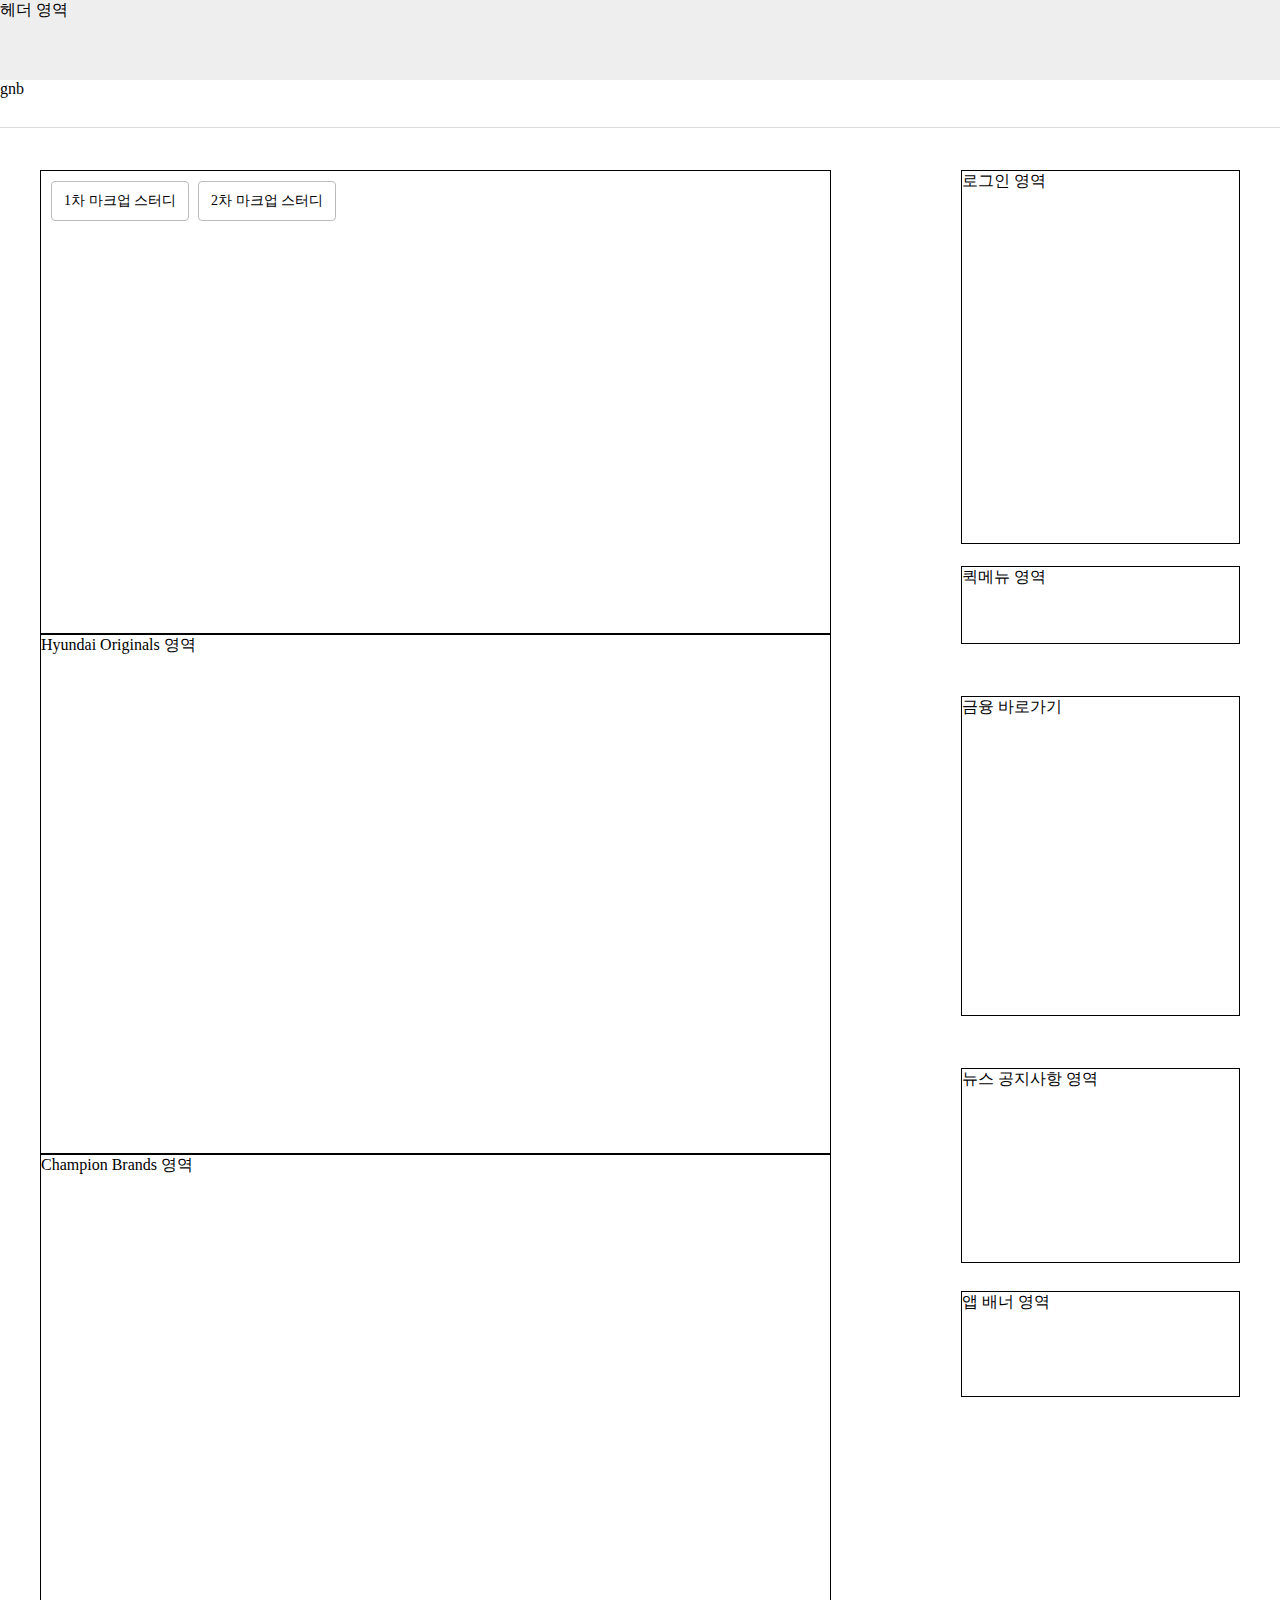
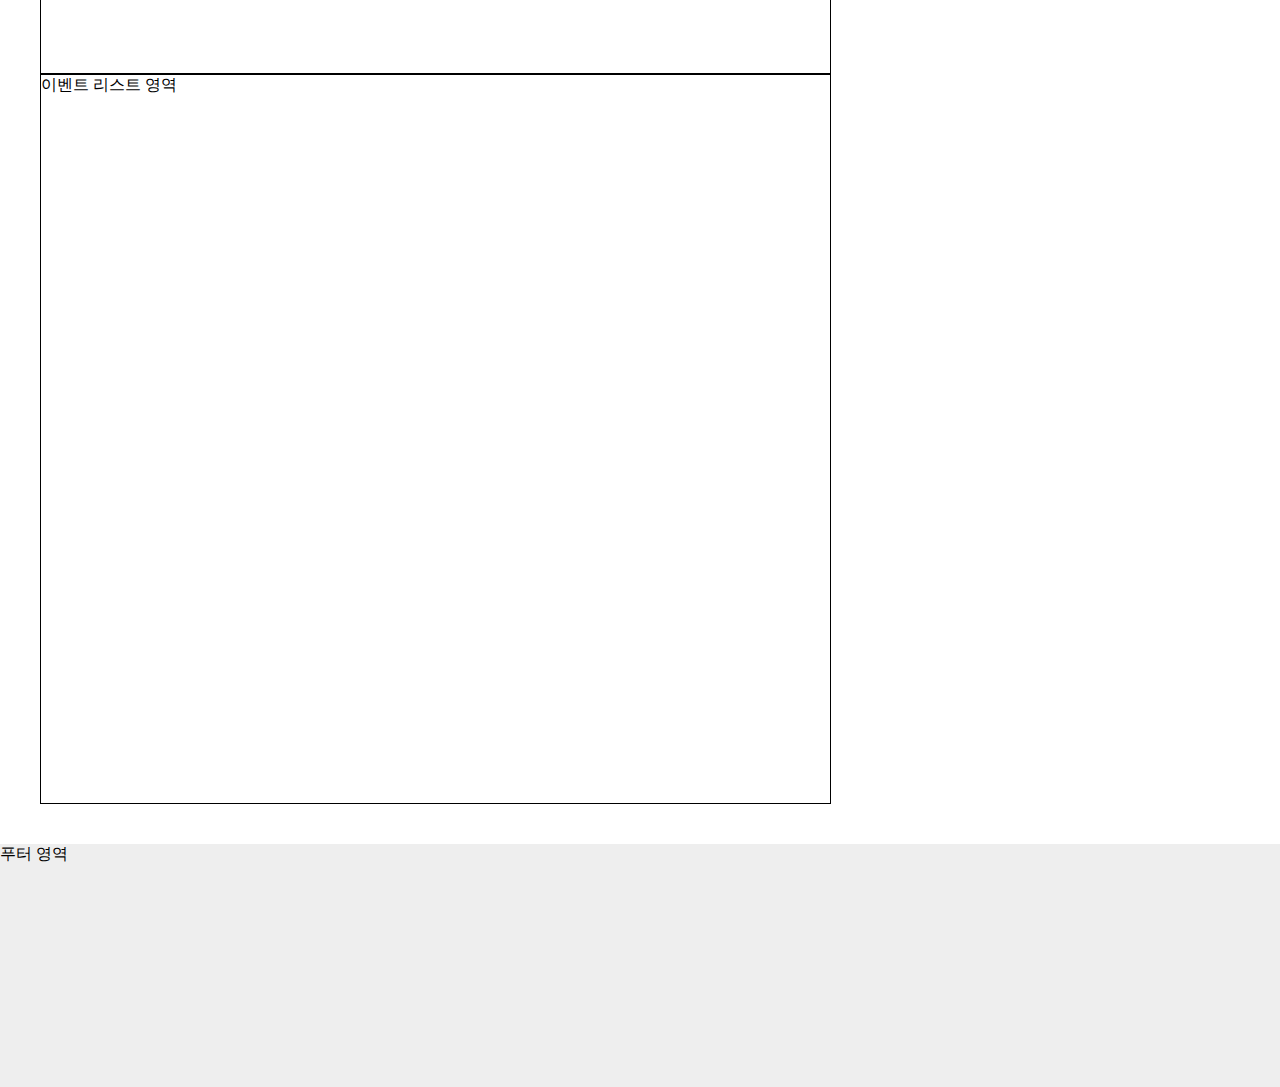
<file: hyundaiCard/index.html>
<!DOCTYPE html>
<html lang="ko">

<head>
	<meta charset="UTF-8">
	<meta http-equiv="X-UA-Compatible" content="IE=edge">
	<meta name="viewport" content="width=device-width, initial-scale=1.0">
	<title>현대카드</title>

	<link rel="stylesheet" href="../resources/scss/css/hyundaiCard.css">
	<script src="../resources/js/jquery-3.6.0.min.js"></script>
	<script src="../resources/js/hyundaiCard.js"></script>
</head>

<body>
	<div class="body_wrap">
		<header class="header"></header>

		<div class="content">
			<div class="container">
				<!-- left 컨텐츠 -->
				<section class="leftContent">
					<div class="banner">
						<span class="link_btn"><a href="../hyundaiCard/CPHMA0101_01.hc.html">1차 마크업 스터디</a></span>
						<span class="link_btn"><a href="../hyundaiCard/CPUUG0101_01.hc.html">2차 마크업 스터디</a></span>
					</div>
					<div class="cardOrigin">Hyundai Originals 영역</div>
					<div class="cardBrands">Champion Brands 영역</div>
					<div class="eventList">이벤트 리스트 영역</div>
				</section>

				<!-- right 컨텐츠 -->
				<section class="rightContent">
					<div class="loginWrap">로그인 영역</div>
					<div class="quickMenu">퀵메뉴 영역</div>
					<div class="infoList">금융 바로가기</div>
					<div class="notice">뉴스 공지사항 영역</div>
					<div class="appBanner">앱 배너 영역</div>
				</section>
			</div>
		</div>

		<footer class="footer"></footer>
	</div>
</body>

</html>
</file>
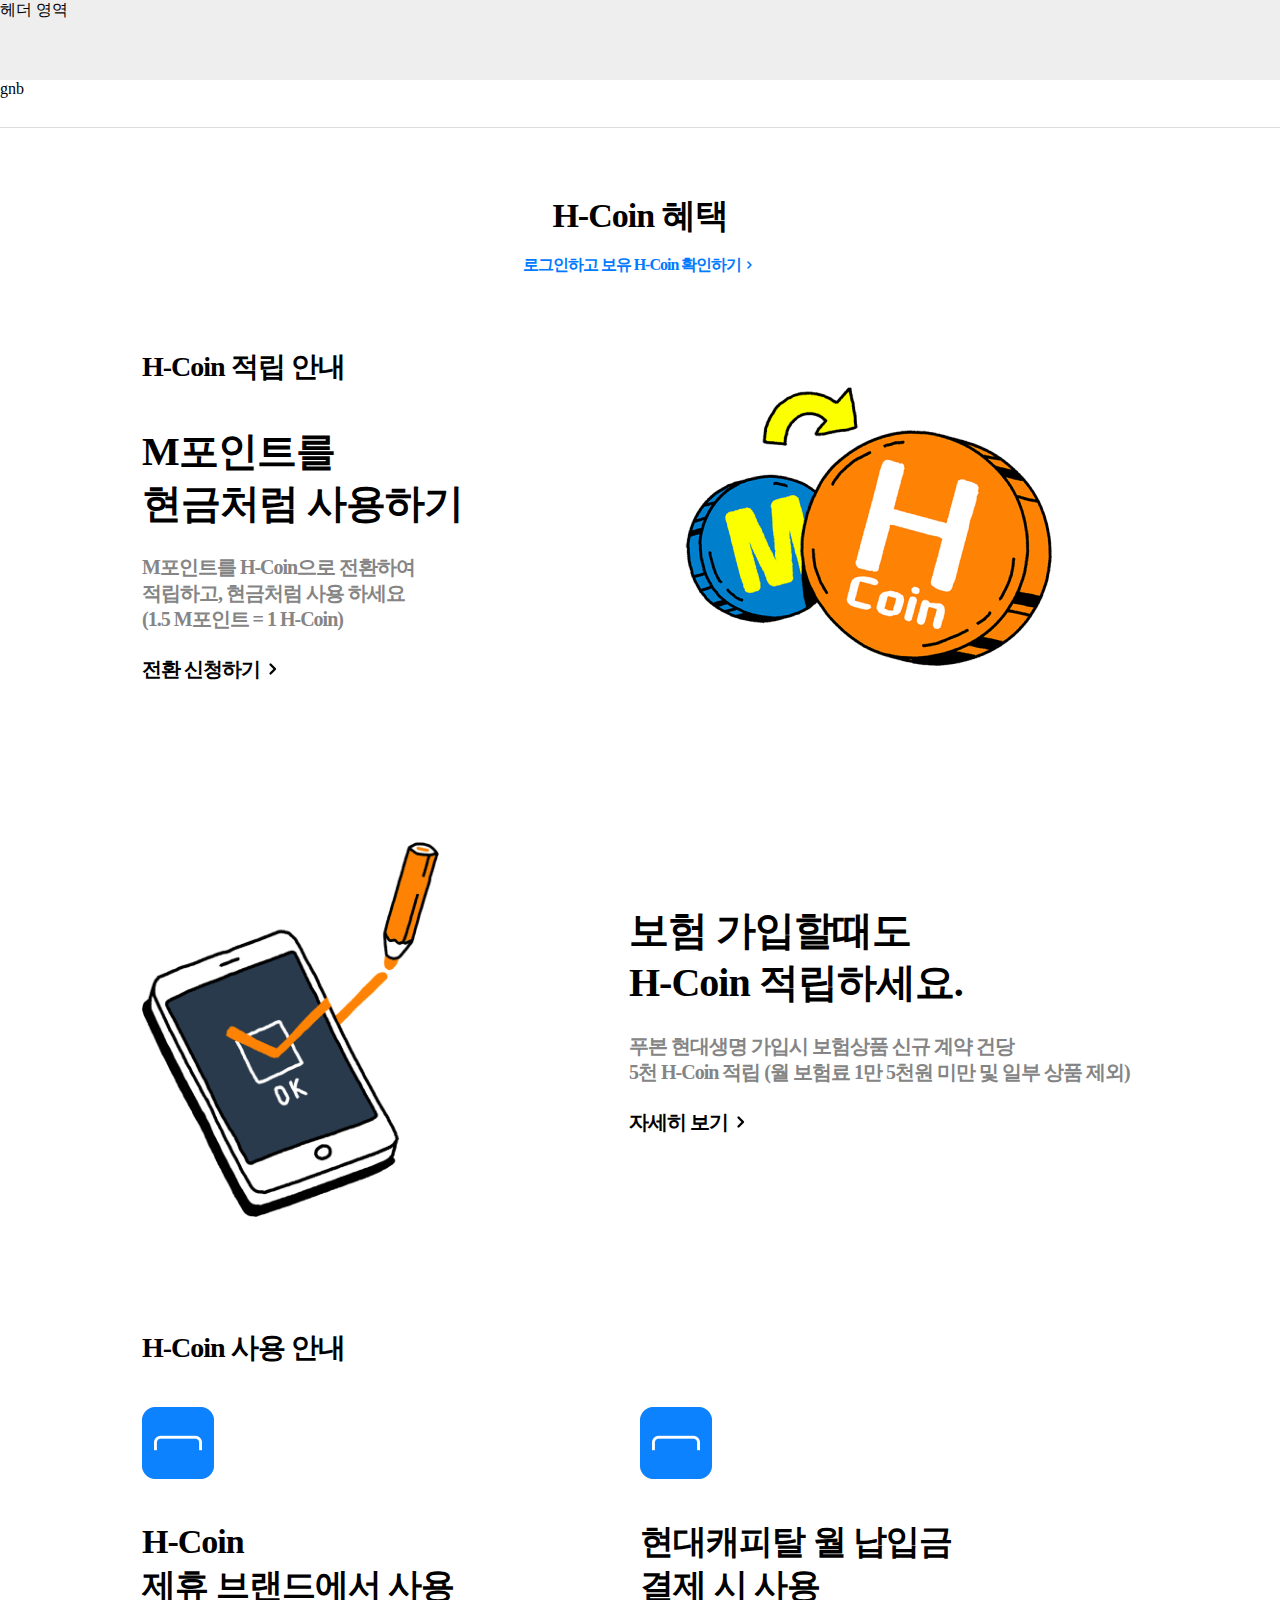
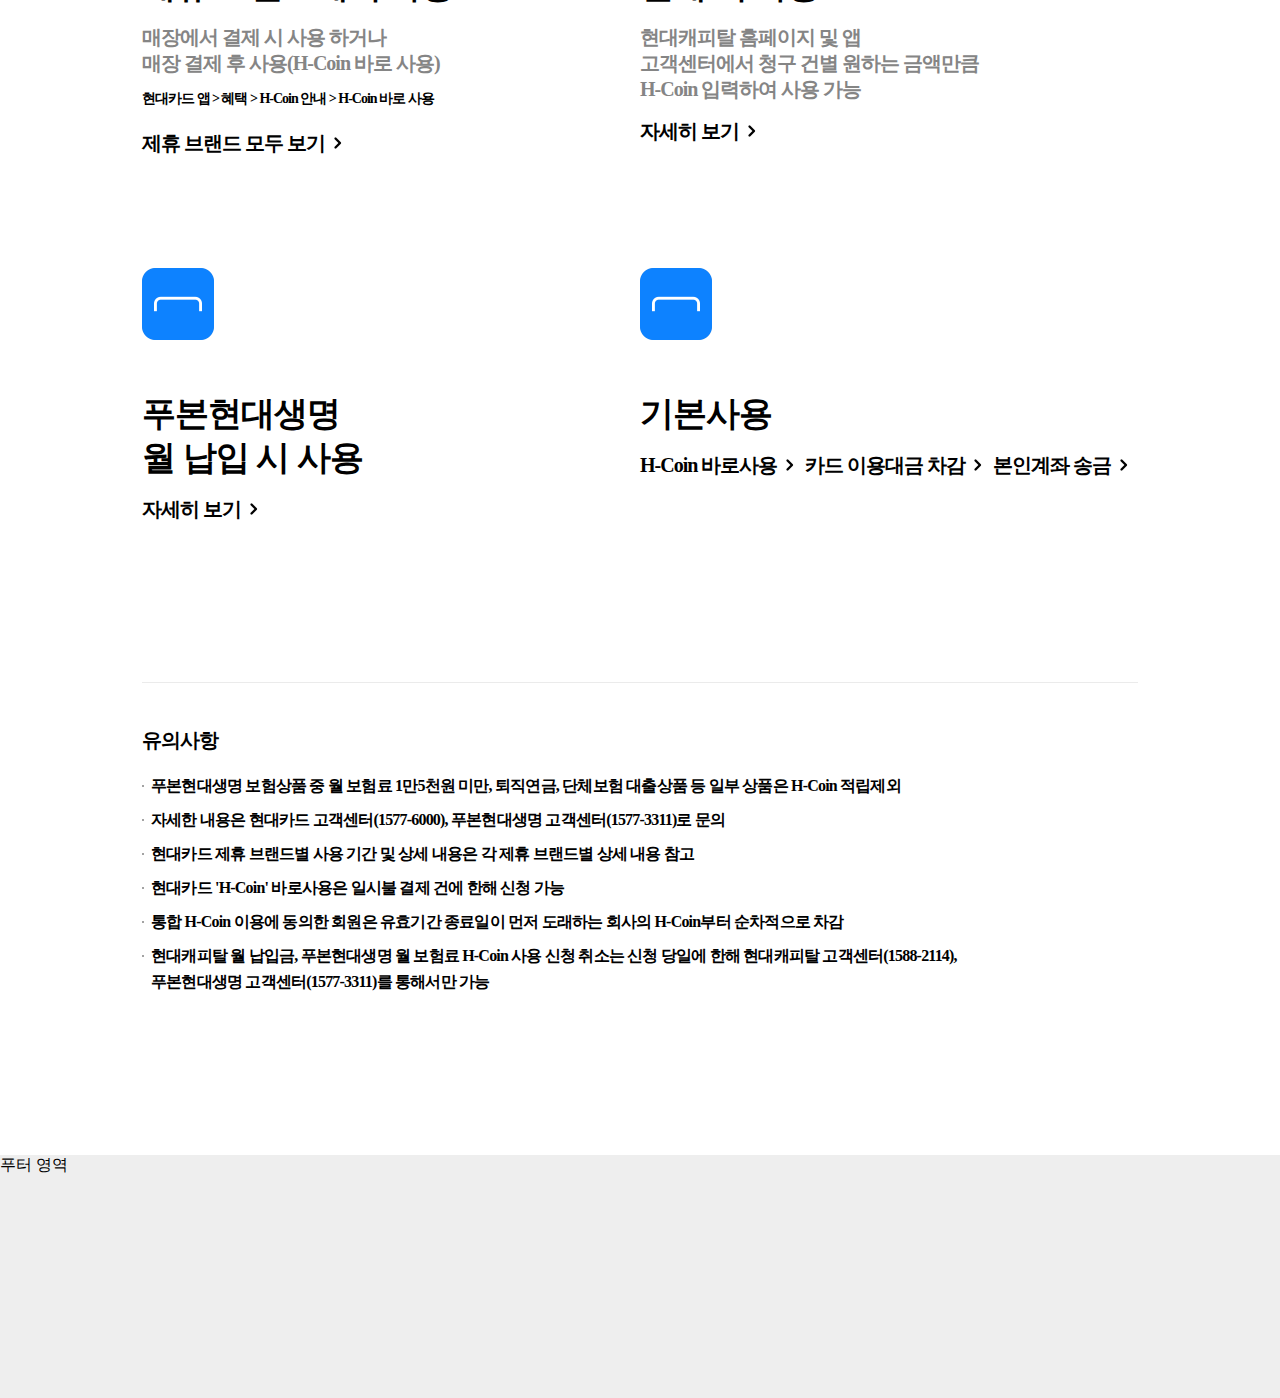
<file: hyundaiCard/CPHMA0101_01.hc.html>
<!DOCTYPE html>
<html lang="ko">

<head>
	<meta charset="UTF-8">
	<meta http-equiv="X-UA-Compatible" content="IE=edge">
	<meta name="viewport" content="width=device-width, initial-scale=1.0">
	<title>현대카드 H-Coin 혜택</title>

	<link rel="stylesheet" href="../resources/scss/css/hyundaiCard.css">
	<script src="../resources/js/jquery-3.6.0.min.js"></script>
	<script src="../resources/js/hyundaiCard.js"></script>
</head>

<body>
	<div class="body_wrap">
		<header class="header"></header>

		<!-- 컨텐츠 시작 -->
		<div class="h_coin">
			<h2>H-Coin 혜택</h2>
			<p class="blue_link"><a href="#;">로그인하고 보유 H-Coin 확인하기</a></p>

			<div class="section first_section">
				<h3>H-Coin 적립 안내</h3>
				<div class="container txt_left">
					<h4>M포인트를<br>현금처럼 사용하기</h4>
					<p class="txt_gray">M포인트를 H-Coin으로 전환하여<br>적립하고, 현금처럼 사용 하세요<br>(1.5 M포인트 = 1 H-Coin)</p>
					<span class="black_link"><a href="#;">전환 신청하기</a></span>
				</div>
				<div class="container txt_right">
					<h4>보험 가입할때도<br>H-Coin 적립하세요.</h4>
					<p class="txt_gray">푸본 현대생명 가입시 보험상품 신규 계약 건당<br>5천 H-Coin 적립 (월 보험료 1만 5천원 미만 및 일부 상품 제외)</p>
					<span class="black_link"><a href="#;">자세히 보기</a></span>
				</div>
			</div>

			<div class="section info_guide">
				<h3>H-Coin 사용 안내</h3>
				<div class="container">
					<ul class="guide_list">
						<li>
							<strong>H-Coin<br>제휴 브랜드에서 사용</strong>
							<p class="txt_gray">매장에서 결제 시 사용 하거나<br>매장 결제 후 사용(H-Coin 바로 사용)</p>
							<span class="txt_support">현대카드 앱 &gt; 혜택 &gt; H-Coin 안내 &gt; H-Coin 바로 사용</span>
							<span class="black_link"><a href="#;">제휴 브랜드 모두 보기</a></span>
						</li>
						<li>
							<strong>현대캐피탈 월 납입금<br>결제 시 사용</strong>
							<p class="txt_gray">현대캐피탈 홈페이지 및 앱<br>고객센터에서 청구 건별 원하는 금액만큼<br>H-Coin 입력하여 사용 가능</p>
							<span class="black_link"><a href="#;">자세히 보기</a></span>
						</li>
						<li>
							<strong>푸본현대생명<br>월 납입 시 사용</strong>
							<span class="black_link"><a href="#;">자세히 보기</a></span>
						</li>
						<li>
							<strong>기본사용</strong>
							<span class="black_link"><a href="#;">H-Coin 바로사용</a></span>
							<span class="black_link"><a href="#;">카드 이용대금 차감</a></span>
							<span class="black_link"><a href="#;">본인계좌 송금</a></span>
						</li>
					</ul>
				</div>
			</div>

			<div class="section notice">
				<h3>유의사항</h3>
				<ul>
					<li>푸본현대생명 보험상품 중 월 보험료 1만5천원 미만, 퇴직연금, 단체보험 대출상품 등 일부 상품은 H-Coin 적립제외</li>
					<li>자세한 내용은 현대카드 고객센터(1577-6000), 푸본현대생명 고객센터(1577-3311)로 문의</li>
					<li>현대카드 제휴 브랜드별 사용 기간 및 상세 내용은 각 제휴 브랜드별 상세 내용 참고</li>
					<li>현대카드 'H-Coin' 바로사용은 일시불 결제 건에 한해 신청 가능</li>
					<li>통합 H-Coin 이용에 동의한 회원은 유효기간 종료일이 먼저 도래하는 회사의 H-Coin부터 순차적으로 차감</li>
					<li>현대캐피탈 월 납입금, 푸본현대생명 월 보험료 H-Coin 사용 신청 취소는 신청 당일에 한해 현대캐피탈 고객센터(1588-2114),<br>푸본현대생명 고객센터(1577-3311)를
						통해서만 가능</li>
				</ul>
			</div>

		</div>
		<!-- 컨텐츠 끝 -->

		<footer class="footer"></footer>
	</div>
</body>

</html>
</file>
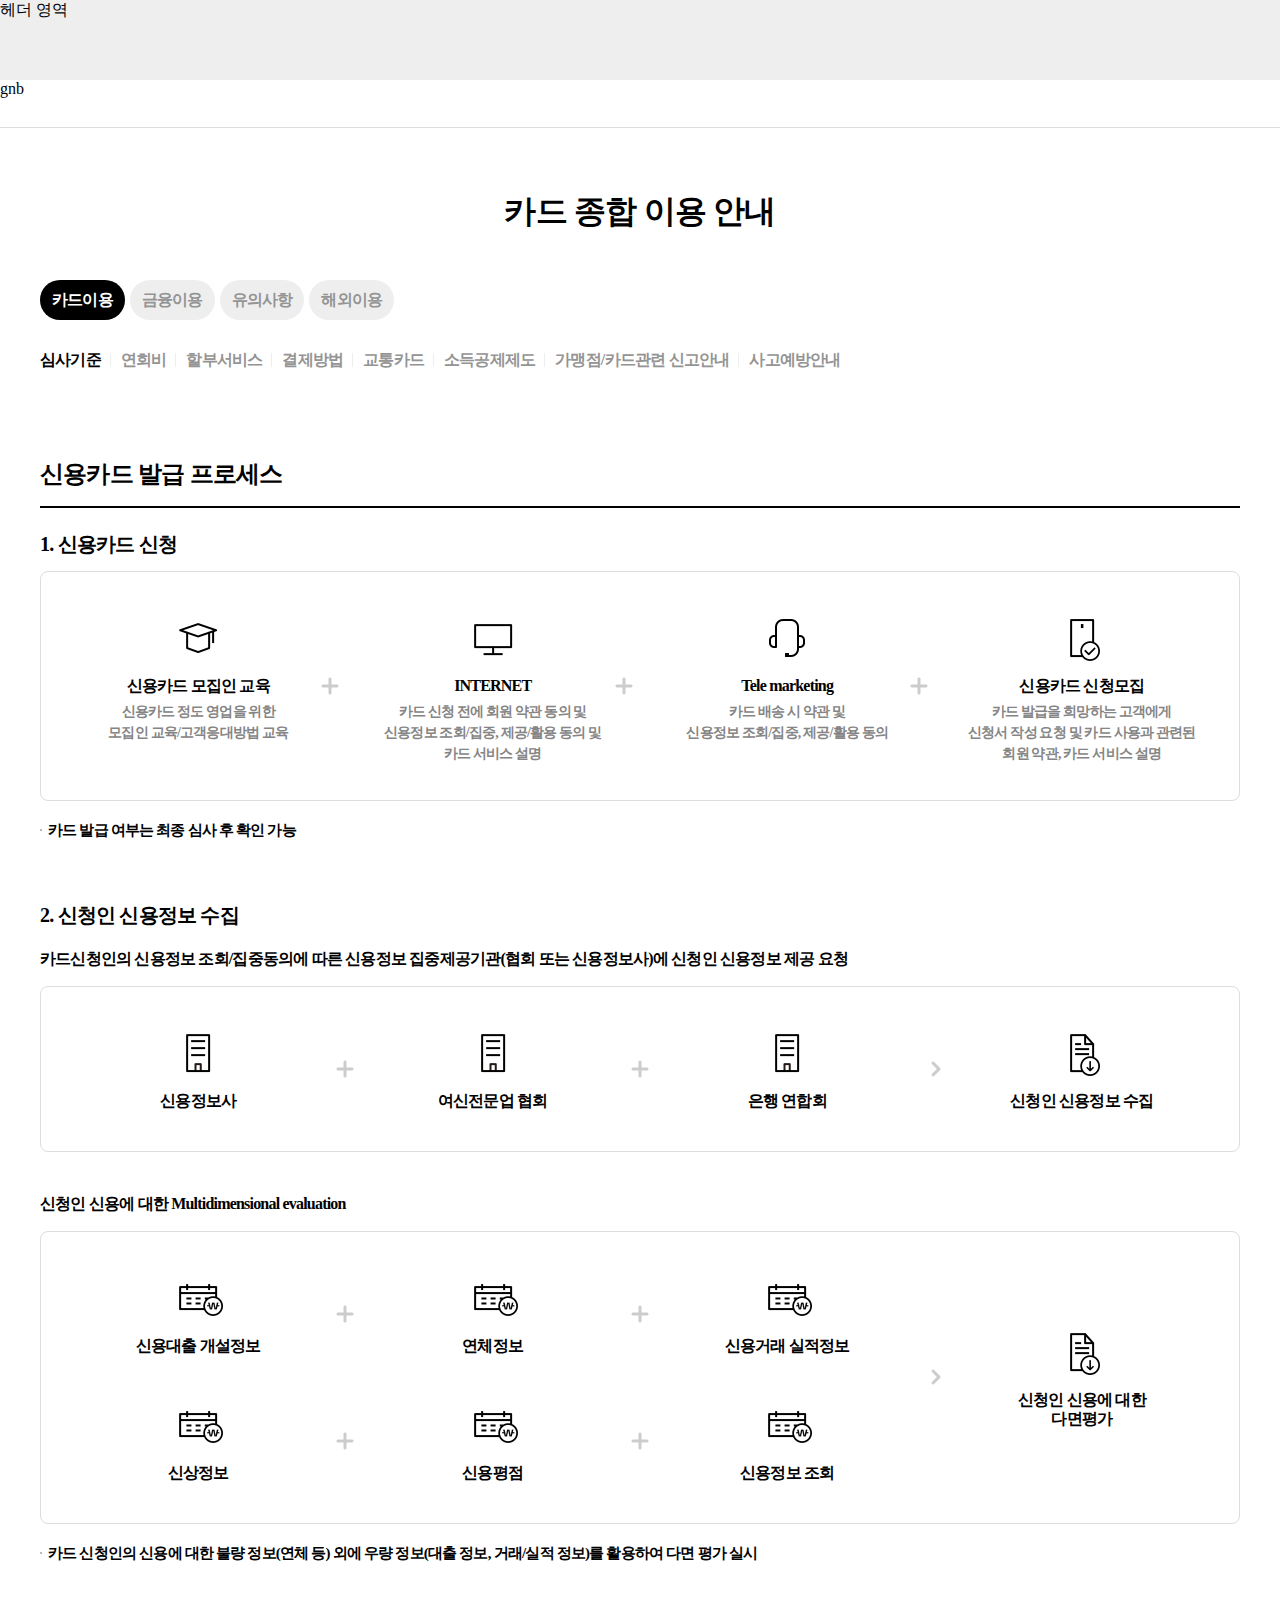
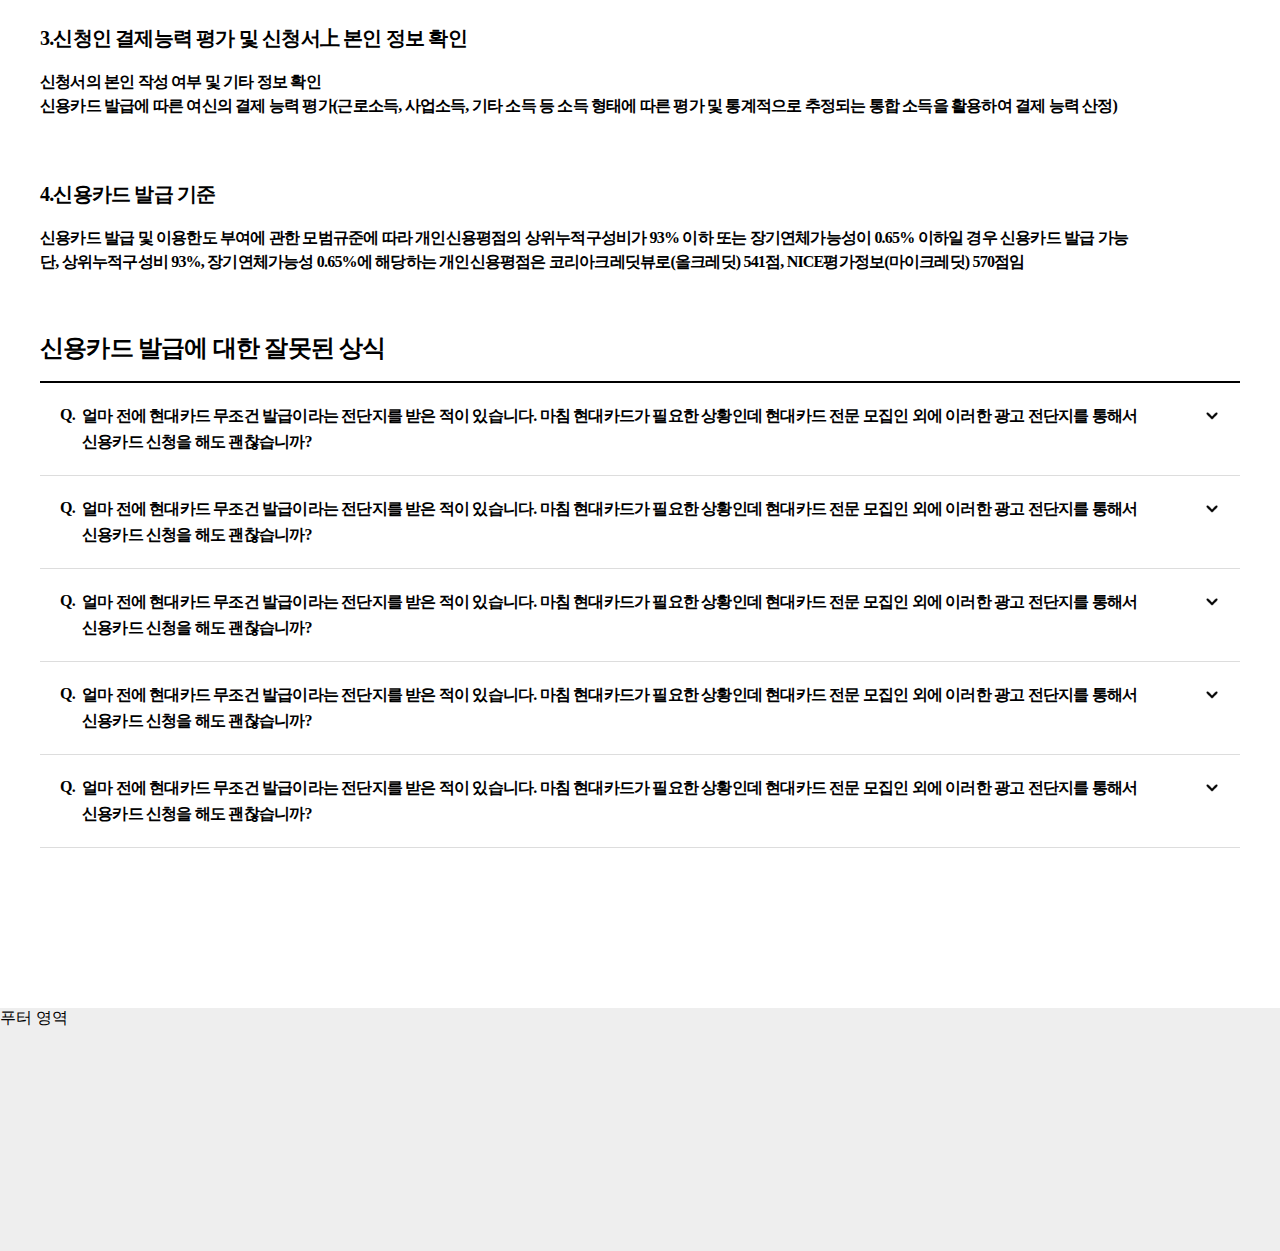
<file: hyundaiCard/CPUUG0101_01.hc.html>
<!DOCTYPE html>
<html lang="ko">

<head>
	<meta charset="UTF-8">
	<meta http-equiv="X-UA-Compatible" content="IE=edge">
	<meta name="viewport" content="width=device-width, initial-scale=1.0">
	<title>현대카드 H-Coin 혜택</title>

	<link rel="stylesheet" href="../resources/scss/css/hyundaiCard.css">
	<script src="../resources/js/jquery-3.6.0.min.js"></script>
	<script src="../resources/js/hyundaiCard.js"></script>
</head>

<body>
	<div class="body_wrap">
		<header class="header"></header>

		<!-- 컨텐츠 시작 -->
		<div class="content_wrap">
			<h2>카드 종합 이용 안내</h2>
			<div class="content_tab">
				<nav class="tab_menu">
					<ul class="tab_list">
						<li><a href="#;" title="선택됨" data-tab-tg="content1" class="on">카드이용</a></li>
						<li><a href="#;" data-tab-tg="content2">금융이용</a></li>
						<li><a href="#;" data-tab-tg="content3">유의사항</a></li>
						<li><a href="#;" data-tab-tg="content4">해외이용</a></li>
					</ul>
				</nav>
				<div class="container">
					<div data-content="content1" class="content_box">
						<h3 class="sr_only">카드이용</h3>
						<ul class="sub_tab_list">
							<li><a href="#;" title="선택됨" data-sub-tab="sub_tab1" class="on">심사기준</a></li>
							<li><a href="#;" data-sub-tab="sub_tab2">연회비</a></li>
							<li><a href="#;" data-sub-tab="sub_tab3">할부서비스</a></li>
							<li><a href="#;" data-sub-tab="sub_tab4">결제방법</a></li>
							<li><a href="#;" data-sub-tab="sub_tab5">교통카드</a></li>
							<li><a href="#;" data-sub-tab="sub_tab6">소득공제제도</a></li>
							<li><a href="#;" data-sub-tab="sub_tab7">가맹점/카드관련 신고안내</a></li>
							<li><a href="#;" data-sub-tab="sub_tab8">사고예방안내</a></li>
						</ul>
						<div class="sub_content_box">
							<div data-sub-content="sub_tab1" class="content_box">
								<h4 class="sr_only">심사기준</h4>
								<div class="section first">
									<h5>신용카드 발급 프로세스</h5>
									<ol>
										<li>
											<strong>1. 신용카드 신청</strong>
											<div class="box">
												<ul>
													<li>
														<p>신용카드 모집인 교육</p>
														<span>신용카드 정도 영업을 위한<br>모집인 교육/고객응대방법 교육</sp>
													</li>
													<li>
														<p>INTERNET</p>
														<span>카드 신청 전에 회원 약관 동의 및<br>신용정보 조회/집중, 제공/활용 동의 및<br>카드 서비스 설명</span>
													</li>
													<li>
														<p>Tele marketing</p>
														<span>카드 배송 시 약관 및<br>신용정보 조회/집중, 제공/활용 동의</span>
													</li>
													<li>
														<p>신용카드 신청모집</p>
														<span>카드 발급을 희망하는 고객에게<br>신청서 작성 요청 및 카드 사용과 관련된<br>회원 약관, 카드 서비스 설명</span>
													</li>
												</ul>
											</div>
											<ul class="bul_list">
												<li>카드 발급 여부는 최종 심사 후 확인 가능</li>
											</ul>
										</li>
										<li>
											<strong>2. 신청인 신용정보 수집</strong>
											<p>카드신청인의 신용정보 조회/집중동의에 따른 신용정보 집중제공기관(협회 또는 신용정보사)에 신청인 신용정보 제공 요청</p>
											<div class="box">
												<ul>
													<li>
														<ul>
															<li>
																<p>신용정보사</p>
															</li>
															<li>
																<p>여신전문업 협회</p>
															</li>
															<li>
																<p>은행 연합회</p>
															</li>
														</ul>
													</li>
													<li>
														<p>신청인 신용정보 수집</p>
													</li>
												</ul>
											</div>
											<p class="mt_40">신청인 신용에 대한 Multidimensional evaluation</p>
											<div class="box box_column">
												<ul>
													<li>
														<ul>
															<li>
																<p>신용대출 개설정보</p>
															</li>
															<li>
																<p>연체정보</p>
															</li>
															<li>
																<p>신용거래 실적정보</p>
															</li>
															<li>
																<p>신상정보</p>
															</li>
															<li>
																<p>신용평점</p>
															</li>
															<li>
																<p>신용정보 조회</p>
															</li>
														</ul>
													</li>
													<li>
														<p>신청인 신용에 대한<br>다면평가</p>
													</li>
												</ul>
											</div>
											<ul class="bul_list">
												<li>카드 신청인의 신용에 대한 불량 정보(연체 등) 외에 우량 정보(대출 정보, 거래/실적 정보)를 활용하여 다면 평가 실시</li>
											</ul>
										</li>
										<li>
											<strong>3.신청인 결제능력 평가 및 신청서上 본인 정보 확인</strong>
											<p>신청서의 본인 작성 여부 및 기타 정보 확인<br>신용카드 발급에 따른 여신의 결제 능력 평가(근로소득, 사업소득, 기타 소득 등 소득 형태에 따른 평가 및 통계적으로
												추정되는 통합 소득을 활용하여 결제 능력 산정)</p>
										</li>
										<li>
											<strong>4.신용카드 발급 기준</strong>
											<p>신용카드 발급 및 이용한도 부여에 관한 모범규준에 따라 개인신용평점의 상위누적구성비가 93% 이하 또는 장기연체가능성이 0.65% 이하일 경우 신용카드 발급
												가능<br>단, 상위누적구성비 93%, 장기연체가능성 0.65%에 해당하는 개인신용평점은 코리아크레딧뷰로(올크레딧) 541점, NICE평가정보(마이크레딧) 570점임</p>
										</li>
									</ol>
								</div>
								<div class="section">
									<h5 class="mb_0">신용카드 발급에 대한 잘못된 상식</h5>
									<div class="accordion_list">
										<dl>
											<dt class="toggleTit">얼마 전에 현대카드 무조건 발급이라는 전단지를 받은 적이 있습니다. 마침 현대카드가 필요한 상황인데 현대카드 전문 모집인
												외에 이러한 광고 전단지를 통해서<br>신용카드 신청을 해도 괜찮습니까?<button class="btn">열기</button></dt>
											<dd class="toggleCon">현재 현대카드에서는 위와 같은 내용의 리플렛을 발행, 배포하고 있지 않습니다.<br>신용카드는 고객님의 신용도와 결제능력을 면밀히 심사한
												후 발급이 되므로 ‘무조건 발급’은 사실상 불가능 합니다.<br>또한 신용카드를 불법 브로커를 통해 발급을 신청하실 경우 자칫 고객님의 신용에 큰 영향을 미칠 수 있기
												때문에 정상적인 경로를 통하여 발급 신청하셔야 합니다.</dd>
										</dl>
										<dl>
											<dt class="toggleTit">얼마 전에 현대카드 무조건 발급이라는 전단지를 받은 적이 있습니다. 마침 현대카드가 필요한 상황인데 현대카드 전문 모집인
												외에 이러한 광고 전단지를 통해서<br>신용카드 신청을 해도 괜찮습니까?<button class="btn">열기</button></dt>
											<dd class="toggleCon">현재 현대카드에서는 위와 같은 내용의 리플렛을 발행, 배포하고 있지 않습니다.<br>신용카드는 고객님의 신용도와 결제능력을 면밀히 심사한
												후 발급이 되므로 ‘무조건 발급’은 사실상 불가능 합니다.<br>또한 신용카드를 불법 브로커를 통해 발급을 신청하실 경우 자칫 고객님의 신용에 큰 영향을 미칠 수 있기
												때문에 정상적인 경로를 통하여 발급 신청하셔야 합니다.</dd>
										</dl>
										<dl>
											<dt class="toggleTit">얼마 전에 현대카드 무조건 발급이라는 전단지를 받은 적이 있습니다. 마침 현대카드가 필요한 상황인데 현대카드 전문 모집인
												외에 이러한 광고 전단지를 통해서<br>신용카드 신청을 해도 괜찮습니까?<button class="btn">열기</button></dt>
											<dd class="toggleCon">현재 현대카드에서는 위와 같은 내용의 리플렛을 발행, 배포하고 있지 않습니다.<br>신용카드는 고객님의 신용도와 결제능력을 면밀히 심사한
												후 발급이 되므로 ‘무조건 발급’은 사실상 불가능 합니다.<br>또한 신용카드를 불법 브로커를 통해 발급을 신청하실 경우 자칫 고객님의 신용에 큰 영향을 미칠 수 있기
												때문에 정상적인 경로를 통하여 발급 신청하셔야 합니다.</dd>
										</dl>
										<dl>
											<dt class="toggleTit">얼마 전에 현대카드 무조건 발급이라는 전단지를 받은 적이 있습니다. 마침 현대카드가 필요한 상황인데 현대카드 전문 모집인
												외에 이러한 광고 전단지를 통해서<br>신용카드 신청을 해도 괜찮습니까?<button class="btn">열기</button></dt>
											<dd class="toggleCon">현재 현대카드에서는 위와 같은 내용의 리플렛을 발행, 배포하고 있지 않습니다.<br>신용카드는 고객님의 신용도와 결제능력을 면밀히 심사한
												후 발급이 되므로 ‘무조건 발급’은 사실상 불가능 합니다.<br>또한 신용카드를 불법 브로커를 통해 발급을 신청하실 경우 자칫 고객님의 신용에 큰 영향을 미칠 수 있기
												때문에 정상적인 경로를 통하여 발급 신청하셔야 합니다.</dd>
										</dl>
										<dl>
											<dt class="toggleTit">얼마 전에 현대카드 무조건 발급이라는 전단지를 받은 적이 있습니다. 마침 현대카드가 필요한 상황인데 현대카드 전문 모집인
												외에 이러한 광고 전단지를 통해서<br>신용카드 신청을 해도 괜찮습니까?<button class="btn">열기</button></dt>
											<dd class="toggleCon">현재 현대카드에서는 위와 같은 내용의 리플렛을 발행, 배포하고 있지 않습니다.<br>신용카드는 고객님의 신용도와 결제능력을 면밀히 심사한
												후 발급이 되므로 ‘무조건 발급’은 사실상 불가능 합니다.<br>또한 신용카드를 불법 브로커를 통해 발급을 신청하실 경우 자칫 고객님의 신용에 큰 영향을 미칠 수 있기
												때문에 정상적인 경로를 통하여 발급 신청하셔야 합니다.</dd>
										</dl>
									</div>
								</div>
							</div>
							<div data-sub-content="sub_tab2" class="content_box">서브 컨텐츠 2</div>
							<div data-sub-content="sub_tab3" class="content_box">서브 컨텐츠 3</div>
							<div data-sub-content="sub_tab4" class="content_box">서브 컨텐츠 4</div>
							<div data-sub-content="sub_tab5" class="content_box">서브 컨텐츠 5</div>
							<div data-sub-content="sub_tab6" class="content_box">서브 컨텐츠 6</div>
							<div data-sub-content="sub_tab7" class="content_box">서브 컨텐츠 7</div>
							<div data-sub-content="sub_tab8" class="content_box">서브 컨텐츠 8</div>
						</div>
					</div>
					<div data-content="content2" class="content_box">
						컨텐츠 2
						<h3 class="sr_only">금융이용</h3>
					</div>
					<div data-content="content3" class="content_box">
						컨텐츠 3
						<h3 class="sr_only">유의사항</h3>
					</div>
					<div data-content="content4" class="content_box">
						컨텐츠 4
						<h3 class="sr_only">해외이용</h3>
					</div>
				</div>
			</div>
		</div>



		<!-- 컨텐츠 끝 -->

		<footer class="footer"></footer>
	</div>
</body>

</html>
</file>
<file: resources/scss/css/hyundaiCard.css>
* {
  margin: 0;
  padding: 0;
  border: 0;
  -webkit-box-sizing: border-box;
          box-sizing: border-box;
  text-decoration: none;
  list-style: none;
  color: black;
  vertical-align: baseline;
}

body {
  min-width: 600px;
}

body .conTitle {
  display: -webkit-box;
  display: -ms-flexbox;
  display: flex;
  -webkit-box-align: center;
      -ms-flex-align: center;
          align-items: center;
  position: fixed;
  top: 0;
  left: 0;
  z-index: 100;
  width: 100%;
  min-width: 500px;
  padding: 5px;
  background: #fff;
}

body .conTitle .linkBtn {
  display: inline-block;
  margin-right: 5px;
  padding: 5px 10px;
  border-radius: 5px;
  background: #313131;
  color: white;
}

body .conBody {
  position: relative;
  top: 55px;
  left: 0;
  padding: 0 10px 10px;
}

body .conBody .title {
  margin: 20px 0 5px;
  font-size: 20px;
}

body .conBody .subTitle {
  margin: 20px 0 5px;
  font-size: 18px;
}

body .conBody .guide .textBox {
  height: 200px;
  border: 1px solid #ccc;
  border-radius: 5px;
  background: lightgoldenrodyellow;
  padding: 20px;
}

.body_wrap {
  position: relative;
  top: 0;
  left: 0;
  overflow: hidden;
}

.body_wrap .header {
  position: fixed;
  top: 0;
  left: 0;
  z-index: 500;
  width: 100%;
}

.body_wrap .header .container {
  height: 80px;
  background-color: #eee;
}

.body_wrap .header .gnbBanner {
  height: 48px;
  background: #fff;
  border-bottom: 1px solid #ddd;
}

.body_wrap .footer {
  height: 243px;
  background-color: #eee;
}

.body_wrap .content {
  position: relative;
  margin-top: 80px;
}

.body_wrap .content .container {
  display: -webkit-box;
  display: -ms-flexbox;
  display: flex;
  -webkit-box-pack: justify;
      -ms-flex-pack: justify;
          justify-content: space-between;
  position: relative;
  width: 1600px;
  margin: 0 auto;
  padding-top: 50px;
}

.body_wrap .content .container .leftContent {
  width: 1256px;
  padding: 40px 64px 40px 0;
}

.body_wrap .content .container .leftContent > div {
  border: 1px solid black;
}

.body_wrap .content .container .leftContent .banner {
  height: 464px;
}

.body_wrap .content .container .leftContent .cardOrigin {
  height: 520px;
}

.body_wrap .content .container .leftContent .cardBrands {
  height: 520px;
}

.body_wrap .content .container .leftContent .eventList {
  height: 730px;
}

.body_wrap .content .container .rightContent {
  width: 343px;
  padding: 40px 0 40px 64px;
}

.body_wrap .content .container .rightContent > div {
  border: 1px solid black;
}

.body_wrap .content .container .rightContent .loginWrap {
  height: 374px;
}

.body_wrap .content .container .rightContent .quickMenu {
  height: 78px;
  margin-top: 22px;
}

.body_wrap .content .container .rightContent .infoList {
  height: 320px;
  margin-top: 52px;
}

.body_wrap .content .container .rightContent .notice {
  height: 195px;
  margin-top: 52px;
}

.body_wrap .content .container .rightContent .appBanner {
  height: 106px;
  margin-top: 28px;
}

@media screen and (max-width: 1639px) {
  .body_wrap .content .container {
    width: 1200px;
  }
  .body_wrap .content .container .leftContent {
    width: 855px;
    padding: 40px 64px 40px 0;
  }
}

.link_btn {
  display: inline-block;
  border: 1px solid #bbb;
  border-radius: 4px;
  height: 40px;
  margin: 10px 0 0 5px;
  padding: 0 12px;
}

.link_btn a {
  display: inline-block;
  width: 100%;
  height: 100%;
  font-size: 14px;
  color: #000;
  text-align: center;
  line-height: 38px;
}

.link_btn:first-child {
  margin-left: 10px;
}

.h_coin {
  position: relative;
  width: 996px;
  margin: 0 auto;
  padding: 130px 0 160px;
}

.h_coin h2 {
  height: 44px;
  margin-top: 64px;
  font-size: 34px;
  font-weight: 600;
  line-height: 44px;
  text-align: center;
  letter-spacing: -1px;
}

.h_coin .blue_link {
  margin-top: 16px;
  text-align: center;
}

.h_coin .blue_link a {
  display: inline-block;
  position: relative;
  padding-right: 16px;
  font-size: 16px;
  font-weight: 700;
  line-height: 22px;
  color: #007aff;
  text-align: left;
  letter-spacing: -1px;
}

.h_coin .blue_link a:hover::before {
  content: '';
  position: absolute;
  bottom: 0;
  left: 0;
  width: 226px;
  height: 1px;
  background: #007aff;
}

.h_coin .blue_link a::after {
  content: '';
  position: absolute;
  top: 3px;
  right: 0;
  width: 16px;
  height: 16px;
  background: url(../../image/content/hyundaiCard/ico_arrowB_forward_blue.png) 0 0 no-repeat;
  background-size: 100%;
}

.h_coin .section.first_section {
  margin-top: 72px;
}

.h_coin .section.first_section .txt_left {
  position: relative;
  padding: 40px 500px 0 0;
}

.h_coin .section.first_section .txt_left::before {
  content: '';
  position: absolute;
  top: 0;
  right: 86px;
  width: 367px;
  height: 281px;
  background: url(../../image/content/hyundaiCard/img_hcoin.png) no-repeat;
  background-size: 100%;
}

.h_coin .section.first_section .txt_right {
  position: relative;
  margin-top: 160px;
  padding: 63px 0 56px 487px;
}

.h_coin .section.first_section .txt_right::before {
  content: '';
  position: absolute;
  top: 0;
  left: 0;
  width: 297px;
  height: 375px;
  background: url(../../image/content/hyundaiCard/img1_hcoin.png) no-repeat;
  background-size: 100%;
}

.h_coin .section h3 {
  font-size: 28px;
  font-weight: bold;
  letter-spacing: -1px;
}

.h_coin .section .container h4 {
  font-size: 40px;
  font-weight: bold;
  line-height: 52px;
  letter-spacing: -1px;
}

.h_coin .section .container .txt_gray {
  margin-top: 24px;
  font-size: 20px;
  font-weight: 600;
  line-height: 26px;
  color: #858585;
  letter-spacing: -1px;
}

.h_coin .section .container .black_link {
  display: inline-block;
  position: relative;
  margin-top: 24px;
}

.h_coin .section .container .black_link a {
  width: 100%;
  font-size: 20px;
  font-weight: 700;
  line-height: 26px;
  padding-right: 24px;
  letter-spacing: -1px;
}

.h_coin .section .container .black_link::after {
  content: '';
  position: absolute;
  top: 1px;
  right: 0;
  width: 24px;
  height: 24px;
  background: url(../../image/content/hyundaiCard/ico_arrowB_forward.png) 0 0 no-repeat;
  background-size: 100%;
}

.h_coin .section.info_guide {
  margin-top: 138px;
}

.h_coin .section.info_guide .container .guide_list {
  display: -webkit-box;
  display: -ms-flexbox;
  display: flex;
  -ms-flex-wrap: wrap;
      flex-wrap: wrap;
}

.h_coin .section.info_guide .container .guide_list li {
  position: relative;
  width: 50%;
}

.h_coin .section.info_guide .container .guide_list li:nth-child(n+1):nth-child(-n+2) {
  margin-top: 40px;
  padding-top: 113px;
}

.h_coin .section.info_guide .container .guide_list li:first-child .black_link {
  margin-top: 20px;
}

.h_coin .section.info_guide .container .guide_list li:nth-child(n+3) {
  margin-top: 112px;
  padding-top: 124px;
}

.h_coin .section.info_guide .container .guide_list li strong {
  display: block;
  font-size: 34px;
  font-weight: bold;
  line-height: 44px;
  letter-spacing: -1px;
}

.h_coin .section.info_guide .container .guide_list li .txt_gray {
  margin-top: 16px;
}

.h_coin .section.info_guide .container .guide_list li .txt_support {
  display: block;
  margin-top: 12px;
  font-size: 14px;
  font-weight: 600;
  line-height: 22px;
  letter-spacing: -1px;
}

.h_coin .section.info_guide .container .guide_list li .black_link {
  margin-top: 16px;
}

.h_coin .section.info_guide .container .guide_list li::before {
  content: '';
  position: absolute;
  top: 0;
  left: 0;
  width: 72px;
  height: 72px;
  background: url(../../image/content/hyundaiCard/ico_bene_h2.png) 0 0 no-repeat;
  background-size: 100%;
}

.h_coin .section.notice {
  margin-top: 160px;
  padding-top: 44px;
  border-top: 1px solid #ebebeb;
}

.h_coin .section.notice h3 {
  font-size: 20px;
  font-weight: bold;
  line-height: 26px;
}

.h_coin .section.notice ul {
  margin-top: 20px;
}

.h_coin .section.notice ul li {
  position: relative;
  margin-top: 8px;
  padding-left: 9px;
  font-size: 16px;
  font-weight: 600;
  line-height: 26px;
  letter-spacing: -0.8px;
}

.h_coin .section.notice ul li::before {
  content: '';
  position: absolute;
  top: 12px;
  left: 0;
  width: 2px;
  height: 2px;
  background-color: #858585;
  border-radius: 50%;
}

.sr_only {
  position: absolute;
  top: 0;
  left: 0;
  width: 1px;
  height: 1px;
  margin: 0;
  font-size: 1px;
  color: transparent;
  line-height: 0;
  overflow: hidden;
}

.mt_40 {
  margin-top: 40px !important;
}

.mb_0 {
  margin-bottom: 0 !important;
}

.content_wrap {
  width: 1200px;
  margin: 0 auto;
  padding: 128px 0 160px;
  line-height: 1.2;
  letter-spacing: -0.8px !important;
}

.content_wrap h2 {
  margin-top: 64px;
  font-size: 32px;
  text-align: center;
}

.content_wrap .content_tab {
  margin-top: 50px;
}

.content_wrap .content_tab .tab_menu {
  white-space: nowrap;
}

.content_wrap .content_tab .tab_menu .tab_list {
  display: -webkit-box;
  display: -ms-flexbox;
  display: flex;
  height: 40px;
}

.content_wrap .content_tab .tab_menu .tab_list li {
  border-radius: 20px;
  background-color: #eee;
  text-align: center;
  line-height: 40px;
}

.content_wrap .content_tab .tab_menu .tab_list li:not(:last-child) {
  margin-right: 5px;
}

.content_wrap .content_tab .tab_menu .tab_list li a {
  display: block;
  padding: 0 12px;
  font-weight: bold;
  color: #949494;
}

.content_wrap .content_tab .tab_menu .tab_list li a.on {
  border-radius: 20px;
  background-color: #000;
  color: #fff;
}

.content_wrap .content_tab .tab_menu .tab_list li:hover {
  background-color: #ccc;
}

.content_wrap .content_tab .container {
  min-height: calc(100vh - 743px);
}

.content_wrap .content_tab .container .content_box {
  margin-top: 20px;
}

.content_wrap .content_tab .container .content_box:not(:first-child) {
  display: none;
}

.content_wrap .content_tab .container .content_box .sub_tab_list {
  display: -webkit-box;
  display: -ms-flexbox;
  display: flex;
}

.content_wrap .content_tab .container .content_box .sub_tab_list li {
  position: relative;
}

.content_wrap .content_tab .container .content_box .sub_tab_list li::before {
  content: '';
  position: absolute;
  right: 0;
  top: 13px;
  width: 1px;
  height: 14px;
  background-color: #eee;
}

.content_wrap .content_tab .container .content_box .sub_tab_list li:first-child a {
  padding-left: 0;
}

.content_wrap .content_tab .container .content_box .sub_tab_list li:last-child::before {
  display: none;
}

.content_wrap .content_tab .container .content_box .sub_tab_list li a {
  display: block;
  padding: 10px;
  font-weight: bold;
  color: #949494;
}

.content_wrap .content_tab .container .content_box .sub_tab_list li a.on {
  color: #000;
}

.content_wrap .content_tab .container .content_box .sub_content_box .content_box .section {
  padding-top: 60px;
}

.content_wrap .content_tab .container .content_box .sub_content_box .content_box .section h5 {
  font-weight: bold;
  font-size: 24px;
  padding-bottom: 18px;
  margin-bottom: 24px;
  border-bottom: 2px solid #000;
}

.content_wrap .content_tab .container .content_box .sub_content_box .content_box .section.first ol > li:not(:first-child) {
  margin-top: 64px;
}

.content_wrap .content_tab .container .content_box .sub_content_box .content_box .section.first ol > li > strong {
  font-weight: bold;
  font-size: 20px;
}

.content_wrap .content_tab .container .content_box .sub_content_box .content_box .section.first ol > li .bul_list {
  margin-top: 20px;
}

.content_wrap .content_tab .container .content_box .sub_content_box .content_box .section.first ol > li .bul_list li {
  position: relative;
  padding-left: 8px;
  font-size: 15px;
  font-weight: 600;
}

.content_wrap .content_tab .container .content_box .sub_content_box .content_box .section.first ol > li .bul_list li::before {
  content: '';
  position: absolute;
  left: 0;
  top: calc(50% - 1px);
  width: 2px;
  height: 2px;
  background-color: #bbb;
}

.content_wrap .content_tab .container .content_box .sub_content_box .content_box .section.first ol > li > p {
  margin-top: 20px;
  font-weight: bold;
  font-size: 16px;
  line-height: 24px;
}

.content_wrap .content_tab .container .content_box .sub_content_box .content_box .section.first ol > li div {
  margin-top: 15px;
}

.content_wrap .content_tab .container .content_box .sub_content_box .content_box .section.first ol > li div.box {
  width: 100%;
  border: 1px solid #ddd;
  border-radius: 8px;
  padding: 36px 10px;
}

.content_wrap .content_tab .container .content_box .sub_content_box .content_box .section.first ol > li div.box > ul {
  display: -webkit-box;
  display: -ms-flexbox;
  display: flex;
}

.content_wrap .content_tab .container .content_box .sub_content_box .content_box .section.first ol > li div.box > ul > li {
  position: relative;
  padding-top: 58px;
  text-align: center;
}

.content_wrap .content_tab .container .content_box .sub_content_box .content_box .section.first ol > li div.box > ul > li p {
  position: relative;
  display: block;
  margin: 10px 0 5px;
  font-weight: bold;
  font-size: 16px;
}

.content_wrap .content_tab .container .content_box .sub_content_box .content_box .section.first ol > li div.box > ul > li p::before {
  content: '';
  position: absolute;
  top: -70px;
  left: calc(50% - 32px);
  width: 64px;
  height: 64px;
}

.content_wrap .content_tab .container .content_box .sub_content_box .content_box .section.first ol > li div.box > ul > li span {
  font-weight: bold;
  font-size: 14px;
  color: #858585;
  line-height: 20px;
}

.content_wrap .content_tab .container .content_box .sub_content_box .content_box .section.first ol > li:first-child div.box ul > li {
  -webkit-box-flex: 0;
      -ms-flex: 0 0 25%;
          flex: 0 0 25%;
  width: 25%;
}

.content_wrap .content_tab .container .content_box .sub_content_box .content_box .section.first ol > li:first-child div.box ul > li:not(:last-child)::before {
  content: '';
  position: absolute;
  top: calc(50% - 16px);
  right: 0;
  width: 32px;
  height: 32px;
  background: url(../../image/content/hyundaiCard/ico_plus.png) 0 0 no-repeat;
  background-size: cover;
}

.content_wrap .content_tab .container .content_box .sub_content_box .content_box .section.first ol > li:first-child div.box ul > li:first-child p::before {
  background: url(../../image/content/hyundaiCard/ico_hat.png) 0 0 no-repeat;
  background-size: cover;
}

.content_wrap .content_tab .container .content_box .sub_content_box .content_box .section.first ol > li:first-child div.box ul > li:nth-child(2) p::before {
  background: url(../../image/content/hyundaiCard/ico_monitor.png) 0 0 no-repeat;
  background-size: cover;
}

.content_wrap .content_tab .container .content_box .sub_content_box .content_box .section.first ol > li:first-child div.box ul > li:nth-child(3) p::before {
  background: url(../../image/content/hyundaiCard/ico_headset.png) 0 0 no-repeat;
  background-size: cover;
}

.content_wrap .content_tab .container .content_box .sub_content_box .content_box .section.first ol > li:first-child div.box ul > li:nth-child(4) p::before {
  background: url(../../image/content/hyundaiCard/ico_call_check2.png) 0 0 no-repeat;
  background-size: cover;
}

.content_wrap .content_tab .container .content_box .sub_content_box .content_box .section.first ol > li:nth-child(2) div.box > ul {
  width: 100%;
  display: -webkit-box;
  display: -ms-flexbox;
  display: flex;
  -webkit-box-align: center;
      -ms-flex-align: center;
          align-items: center;
}

.content_wrap .content_tab .container .content_box .sub_content_box .content_box .section.first ol > li:nth-child(2) div.box > ul > li {
  -webkit-box-flex: 1;
      -ms-flex-positive: 1;
          flex-grow: 1;
}

.content_wrap .content_tab .container .content_box .sub_content_box .content_box .section.first ol > li:nth-child(2) div.box > ul > li:first-child {
  padding-top: 0;
}

.content_wrap .content_tab .container .content_box .sub_content_box .content_box .section.first ol > li:nth-child(2) div.box > ul > li:first-child > ul {
  display: -webkit-box;
  display: -ms-flexbox;
  display: flex;
  -webkit-box-align: center;
      -ms-flex-align: center;
          align-items: center;
}

.content_wrap .content_tab .container .content_box .sub_content_box .content_box .section.first ol > li:nth-child(2) div.box > ul > li:first-child > ul > li {
  position: relative;
  width: 33.33%;
  padding-top: 58px;
}

.content_wrap .content_tab .container .content_box .sub_content_box .content_box .section.first ol > li:nth-child(2) div.box > ul > li:first-child > ul > li:not(:last-child)::before {
  content: '';
  position: absolute;
  top: calc(50% - 16px);
  right: -16px;
  width: 32px;
  height: 32px;
  background: url(../../image/content/hyundaiCard/ico_plus.png) 0 0 no-repeat;
  background-size: cover;
}

.content_wrap .content_tab .container .content_box .sub_content_box .content_box .section.first ol > li:nth-child(2) div.box > ul > li:first-child > ul > li:nth-child(3)::before {
  display: none;
}

.content_wrap .content_tab .container .content_box .sub_content_box .content_box .section.first ol > li:nth-child(2) div.box > ul > li:first-child > ul > li p::before {
  content: '';
  position: absolute;
  top: -70px;
  left: calc(50% - 32px);
  width: 64px;
  height: 64px;
  background: url(../../image/content/hyundaiCard/ico_building.png) 0 0 no-repeat;
  background-size: cover;
}

.content_wrap .content_tab .container .content_box .sub_content_box .content_box .section.first ol > li:nth-child(2) div.box > ul > li:first-child::before {
  display: none;
}

.content_wrap .content_tab .container .content_box .sub_content_box .content_box .section.first ol > li:nth-child(2) div.box > ul > li:nth-child(2) {
  position: relative;
  -webkit-box-flex: 0;
      -ms-flex-positive: 0;
          flex-grow: 0;
  width: 25%;
}

.content_wrap .content_tab .container .content_box .sub_content_box .content_box .section.first ol > li:nth-child(2) div.box > ul > li:nth-child(2) p::before {
  background: url(../../image/content/hyundaiCard/ico_doc_down.png) 0 0 no-repeat;
  background-size: cover;
}

.content_wrap .content_tab .container .content_box .sub_content_box .content_box .section.first ol > li:nth-child(2) div.box > ul > li:nth-child(2)::before {
  content: '';
  position: absolute;
  top: calc(50% - 16px);
  left: -16px;
  width: 32px;
  height: 32px;
  background: url(../../image/content/hyundaiCard/ico_arrowB_forward.png) 0 0 no-repeat;
  background-size: cover;
  opacity: 0.2;
}

.content_wrap .content_tab .container .content_box .sub_content_box .content_box .section.first ol > li:nth-child(2) div.box_column ul li:first-child {
  padding-top: 0;
}

.content_wrap .content_tab .container .content_box .sub_content_box .content_box .section.first ol > li:nth-child(2) div.box_column ul li:first-child > ul {
  -ms-flex-wrap: wrap;
      flex-wrap: wrap;
}

.content_wrap .content_tab .container .content_box .sub_content_box .content_box .section.first ol > li:nth-child(2) div.box_column ul li:first-child > ul li:not(:nth-child(-n+3)) {
  margin-top: 35px;
}

.content_wrap .content_tab .container .content_box .sub_content_box .content_box .section.first ol > li:nth-child(2) div.box_column ul li:first-child > ul li p::before {
  content: '';
  position: absolute;
  top: -70px;
  left: calc(50% - 32px);
  width: 64px;
  height: 64px;
  background: url(../../image/content/hyundaiCard/ico_cal_money.png) 0 0 no-repeat;
  background-size: cover;
}

.content_wrap .content_tab .container .content_box .sub_content_box .content_box .section > .accordion_list dl {
  border-bottom: 1px solid #ddd;
}

.content_wrap .content_tab .container .content_box .sub_content_box .content_box .section > .accordion_list dl dt {
  position: relative;
  padding: 20px 60px 20px 42px;
  font-weight: bold;
  font-size: 16px;
  line-height: 26px;
  cursor: pointer;
}

.content_wrap .content_tab .container .content_box .sub_content_box .content_box .section > .accordion_list dl dt::before {
  content: 'Q.';
  position: absolute;
  top: 19px;
  left: 20px;
}

.content_wrap .content_tab .container .content_box .sub_content_box .content_box .section > .accordion_list dl dt button.btn {
  position: absolute;
  right: 16px;
  top: 20px;
  width: 24px;
  height: 24px;
  background: url(../../image/content/hyundaiCard/ico_arrowB_down.png) center center no-repeat;
  background-size: cover;
  line-height: 100px;
  overflow: hidden;
  -webkit-transform: rotate(0);
          transform: rotate(0);
  cursor: pointer;
}

.content_wrap .content_tab .container .content_box .sub_content_box .content_box .section > .accordion_list dl dt.on button.btn {
  -webkit-transform: rotate(180deg);
          transform: rotate(180deg);
}

.content_wrap .content_tab .container .content_box .sub_content_box .content_box .section > .accordion_list dl dd {
  display: none;
  height: auto;
  padding: 0 40px 20px;
  font-size: 16px;
  line-height: 26px;
}
</file>
